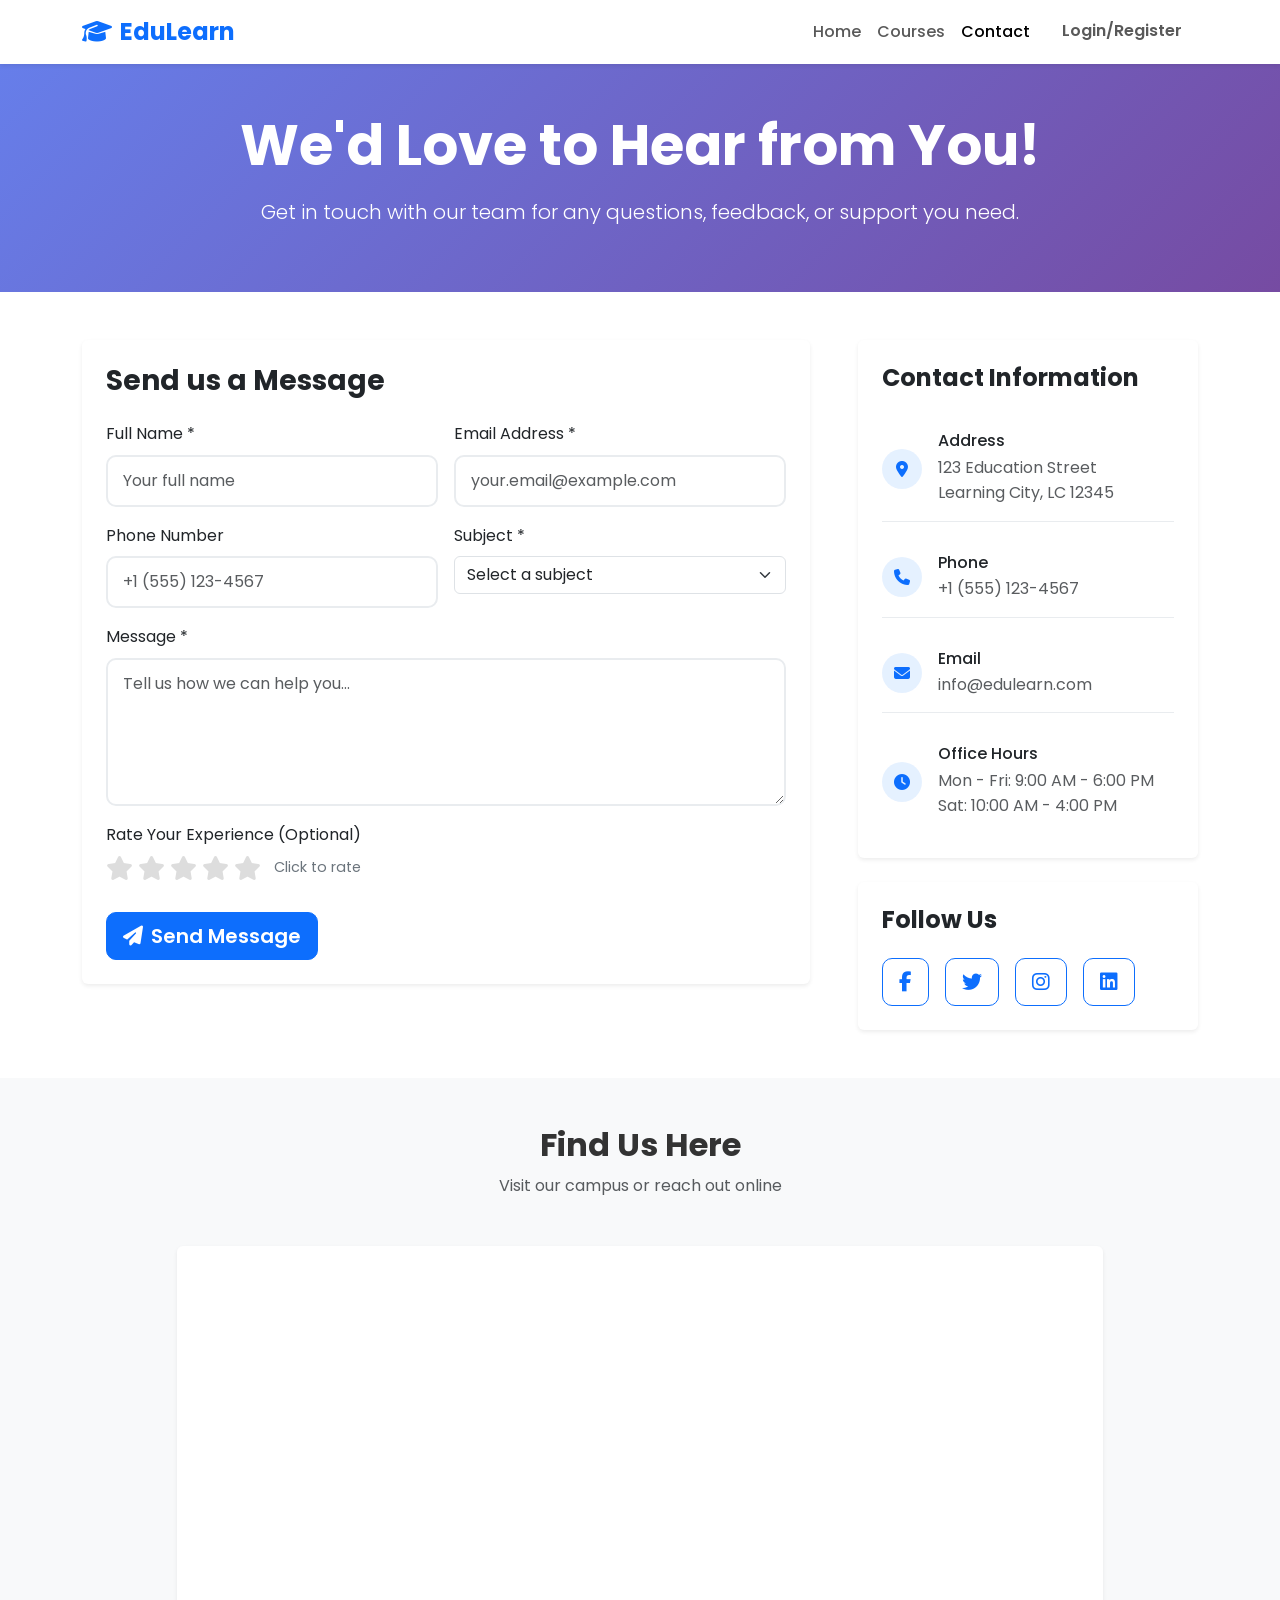
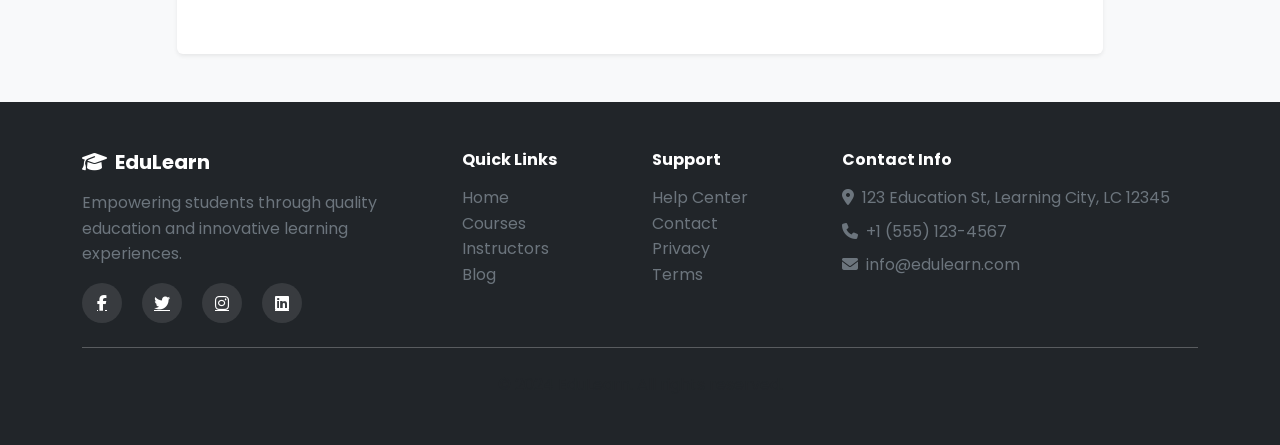
<file: contact.html>
<!DOCTYPE html>
<html lang="en">
<head>
    <meta charset="UTF-8">
    <meta name="viewport" content="width=device-width, initial-scale=1.0">
    <title>Contact & Feedback - EduLearn</title>
    
    <!-- Bootstrap CSS -->
    <link href="https://cdn.jsdelivr.net/npm/bootstrap@5.3.0/dist/css/bootstrap.min.css" rel="stylesheet">
    <!-- Font Awesome -->
    <link rel="stylesheet" href="https://cdnjs.cloudflare.com/ajax/libs/font-awesome/6.4.0/css/all.min.css">
    <!-- Google Fonts -->
    <link href="https://fonts.googleapis.com/css2?family=Poppins:wght@300;400;500;600;700&display=swap" rel="stylesheet">
    <!-- Custom CSS -->
    <link rel="stylesheet" href="style.css">
</head>
<body>
    <!-- Navigation -->
    <nav class="navbar navbar-expand-lg navbar-light bg-white shadow-sm">
        <div class="container">
            <a class="navbar-brand fw-bold text-primary" href="index.html"><i class="fas fa-graduation-cap me-2"></i>EduLearn</a>
            <button class="navbar-toggler" type="button" data-bs-toggle="collapse" data-bs-target="#navbarNav">
                <span class="navbar-toggler-icon"></span>
            </button>
            <div class="collapse navbar-collapse" id="navbarNav">
                <ul class="navbar-nav ms-auto">
                    <li class="nav-item">
                        <a class="nav-link" href="index.html">Home</a>
                    </li>
                    <li class="nav-item">
                        <a class="nav-link" href="index.html#courses">Courses</a>
                    </li>
                    <li class="nav-item">
                        <a class="nav-link active" href="contact.html">Contact</a>
                    </li>
                    <li class="nav-item">
                        <a class="nav-link btn btn-outline-primary ms-2 px-3" href="login.html">Login/Register</a>
                    </li>
                </ul>
            </div>
        </div>
    </nav>

    <!-- Contact Header -->
    <section class="contact-header py-5 bg-primary text-white">
        <div class="container">
            <div class="text-center">
                <h1 class="display-4 fw-bold mb-3">We'd Love to Hear from You!</h1>
                <p class="lead">Get in touch with our team for any questions, feedback, or support you need.</p>
            </div>
        </div>
    </section>

    <!-- Contact Form Section -->
    <section class="py-5">
        <div class="container">
            <div class="row g-5">
                <!-- Contact Form -->
                <div class="col-lg-8">
                    <div class="card shadow-sm border-0">
                        <div class="card-body p-4">
                            <h3 class="fw-bold mb-4">Send us a Message</h3>
                            <form id="contactForm" novalidate>
                                <div class="row g-3">
                                    <div class="col-md-6">
                                        <label for="contactName" class="form-label">Full Name *</label>
                                        <input type="text" class="form-control" id="contactName" placeholder="Your full name" required>
                                        <div class="invalid-feedback">Please provide your name.</div>
                                    </div>
                                    <div class="col-md-6">
                                        <label for="contactEmail" class="form-label">Email Address *</label>
                                        <input type="email" class="form-control" id="contactEmail" placeholder="your.email@example.com" required>
                                        <div class="invalid-feedback">Please provide a valid email.</div>
                                    </div>
                                    <div class="col-md-6">
                                        <label for="contactPhone" class="form-label">Phone Number</label>
                                        <input type="tel" class="form-control" id="contactPhone" placeholder="+1 (555) 123-4567">
                                    </div>
                                    <div class="col-md-6">
                                        <label for="contactSubject" class="form-label">Subject *</label>
                                        <select class="form-select" id="contactSubject" required>
                                            <option value="">Select a subject</option>
                                            <option value="general">General Inquiry</option>
                                            <option value="courses">Course Information</option>
                                            <option value="support">Technical Support</option>
                                            <option value="feedback">Feedback</option>
                                            <option value="partnership">Partnership</option>
                                        </select>
                                        <div class="invalid-feedback">Please select a subject.</div>
                                    </div>
                                    <div class="col-12">
                                        <label for="contactMessage" class="form-label">Message *</label>
                                        <textarea class="form-control" id="contactMessage" rows="5" placeholder="Tell us how we can help you..." required></textarea>
                                        <div class="invalid-feedback">Please provide a message.</div>
                                    </div>
                                    <div class="col-12">
                                        <label for="rating" class="form-label">Rate Your Experience (Optional)</label>
                                        <div class="rating-stars mb-3">
                                            <i class="fas fa-star" data-rating="1"></i>
                                            <i class="fas fa-star" data-rating="2"></i>
                                            <i class="fas fa-star" data-rating="3"></i>
                                            <i class="fas fa-star" data-rating="4"></i>
                                            <i class="fas fa-star" data-rating="5"></i>
                                            <span class="rating-text ms-2">Click to rate</span>
                                        </div>
                                        <input type="hidden" id="userRating" value="0">
                                    </div>
                                    <div class="col-12">
                                        <button type="submit" class="btn btn-primary btn-lg">
                                            <i class="fas fa-paper-plane me-2"></i>Send Message
                                        </button>
                                    </div>
                                </div>
                            </form>
                        </div>
                    </div>
                </div>

                <!-- Contact Info -->
                <div class="col-lg-4">
                    <div class="sticky-top" style="top: 2rem;">
                        <!-- Contact Details -->
                        <div class="card shadow-sm border-0 mb-4">
                            <div class="card-body p-4">
                                <h4 class="fw-bold mb-4">Contact Information</h4>
                                <div class="contact-item mb-3">
                                    <div class="d-flex align-items-center">
                                        <div class="contact-icon me-3">
                                            <i class="fas fa-map-marker-alt text-primary"></i>
                                        </div>
                                        <div>
                                            <h6 class="mb-1">Address</h6>
                                            <p class="text-muted mb-0">123 Education Street<br>Learning City, LC 12345</p>
                                        </div>
                                    </div>
                                </div>
                                <div class="contact-item mb-3">
                                    <div class="d-flex align-items-center">
                                        <div class="contact-icon me-3">
                                            <i class="fas fa-phone text-primary"></i>
                                        </div>
                                        <div>
                                            <h6 class="mb-1">Phone</h6>
                                            <p class="text-muted mb-0">+1 (555) 123-4567</p>
                                        </div>
                                    </div>
                                </div>
                                <div class="contact-item mb-3">
                                    <div class="d-flex align-items-center">
                                        <div class="contact-icon me-3">
                                            <i class="fas fa-envelope text-primary"></i>
                                        </div>
                                        <div>
                                            <h6 class="mb-1">Email</h6>
                                            <p class="text-muted mb-0">info@edulearn.com</p>
                                        </div>
                                    </div>
                                </div>
                                <div class="contact-item">
                                    <div class="d-flex align-items-center">
                                        <div class="contact-icon me-3">
                                            <i class="fas fa-clock text-primary"></i>
                                        </div>
                                        <div>
                                            <h6 class="mb-1">Office Hours</h6>
                                            <p class="text-muted mb-0">Mon - Fri: 9:00 AM - 6:00 PM<br>Sat: 10:00 AM - 4:00 PM</p>
                                        </div>
                                    </div>
                                </div>
                            </div>
                        </div>

                        <!-- Social Media -->
                        <div class="card shadow-sm border-0">
                            <div class="card-body p-4">
                                <h4 class="fw-bold mb-4">Follow Us</h4>
                                <div class="d-flex gap-3">
                                    <a href="#" class="btn btn-outline-primary btn-lg"><i class="fab fa-facebook-f"></i></a>
                                    <a href="#" class="btn btn-outline-primary btn-lg"><i class="fab fa-twitter"></i></a>
                                    <a href="#" class="btn btn-outline-primary btn-lg"><i class="fab fa-instagram"></i></a>
                                    <a href="#" class="btn btn-outline-primary btn-lg"><i class="fab fa-linkedin"></i></a>
                                </div>
                            </div>
                        </div>
                    </div>
                </div>
            </div>
        </div>
    </section>

    <!-- Map Section -->
    <section class="py-5 bg-light">
        <div class="container">
            <div class="text-center mb-5">
                <h2 class="fw-bold">Find Us Here</h2>
                <p class="text-muted">Visit our campus or reach out online</p>
            </div>
            <div class="row justify-content-center">
                <div class="col-lg-10">
                    <div class="card shadow-sm border-0">
                        <div class="card-body p-0">
                            <!-- Google Maps Placeholder -->
                            <div class="map-container">
                                <iframe src="https://www.google.com/maps/embed?pb=!1m18!1m12!1m3!1d387191.33750346623!2d-73.97968099999999!3d40.6974881!2m3!1f0!2f0!3f0!3m2!1i1024!2i768!4f13.1!3m3!1m2!1s0x89c24fa5d33f083b%3A0xc80b8f06e177fe62!2sNew%20York%2C%20NY%2C%20USA!5e0!3m2!1sen!2sus!4v1620000000000!5m2!1sen!2sus" width="100%" height="400" style="border:0;" allowfullscreen="" loading="lazy"></iframe>
                            </div>
                        </div>
                    </div>
                </div>
            </div>
        </div>
    </section>

    <!-- Success Modal -->
    <div class="modal fade" id="contactSuccessModal" tabindex="-1">
        <div class="modal-dialog modal-dialog-centered">
            <div class="modal-content">
                <div class="modal-body text-center p-4">
                    <i class="fas fa-check-circle fa-3x text-success mb-3"></i>
                    <h5 class="modal-title mb-3">Message Sent Successfully!</h5>
                    <p>Thank you for contacting us. We'll get back to you within 24 hours.</p>
                    <button type="button" class="btn btn-primary" data-bs-dismiss="modal">Close</button>
                </div>
            </div>
        </div>
    </div>

    <!-- Footer -->
    <footer class="bg-dark text-white py-5">
        <div class="container">
            <div class="row g-4">
                <div class="col-lg-4">
                    <h5 class="fw-bold mb-3"><i class="fas fa-graduation-cap me-2"></i>EduLearn</h5>
                    <p class="text-secondary">Empowering students through quality education and innovative learning experiences.</p>
                    <div class="social-links">
                        <a href="#" class="text-white me-3"><i class="fab fa-facebook-f"></i></a>
                        <a href="#" class="text-white me-3"><i class="fab fa-twitter"></i></a>
                        <a href="#" class="text-white me-3"><i class="fab fa-instagram"></i></a>
                        <a href="#" class="text-white me-3"><i class="fab fa-linkedin"></i></a>
                    </div>
                </div>
                <div class="col-lg-2 col-md-6">
                    <h6 class="fw-bold mb-3">Quick Links</h6>
                    <ul class="list-unstyled">
                        <li><a href="index.html" class="text-secondary text-decoration-none">Home</a></li>
                        <li><a href="index.html#courses" class="text-secondary text-decoration-none">Courses</a></li>
                        <li><a href="#" class="text-secondary text-decoration-none">Instructors</a></li>
                        <li><a href="#" class="text-secondary text-decoration-none">Blog</a></li>
                    </ul>
                </div>
                <div class="col-lg-2 col-md-6">
                    <h6 class="fw-bold mb-3">Support</h6>
                    <ul class="list-unstyled">
                        <li><a href="#" class="text-secondary text-decoration-none">Help Center</a></li>
                        <li><a href="contact.html" class="text-secondary text-decoration-none">Contact</a></li>
                        <li><a href="#" class="text-secondary text-decoration-none">Privacy</a></li>
                        <li><a href="#" class="text-secondary text-decoration-none">Terms</a></li>
                    </ul>
                </div>
                <div class="col-lg-4">
                    <h6 class="fw-bold mb-3">Contact Info</h6>
                    <p class="text-secondary mb-2"><i class="fas fa-map-marker-alt me-2"></i>123 Education St, Learning City, LC 12345</p>
                    <p class="text-secondary mb-2"><i class="fas fa-phone me-2"></i>+1 (555) 123-4567</p>
                    <p class="text-secondary mb-2"><i class="fas fa-envelope me-2"></i>info@edulearn.com</p>
                </div>
            </div>
            <hr class="my-4">
            <div class="text-center">
                <p class="text-muted mb-0">&copy; 2024 EduLearn. All rights reserved.</p>
            </div>
        </div>
    </footer>

    <!-- Bootstrap JS -->
    <script src="https://cdn.jsdelivr.net/npm/bootstrap@5.3.0/dist/js/bootstrap.bundle.min.js"></script>
    <!-- Custom JS -->
    <script src="script.js"></script>
</body>
</html>
</file>
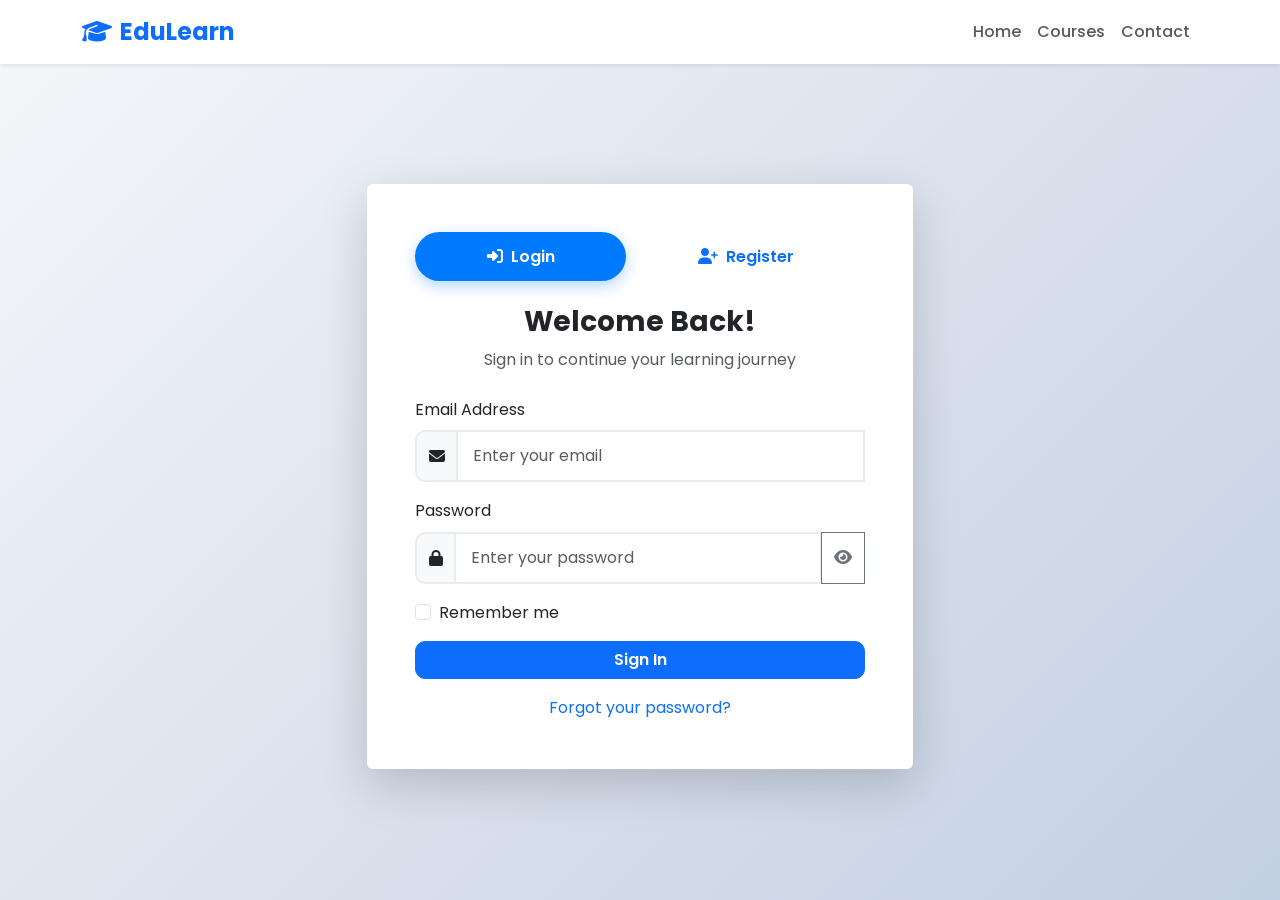
<file: login.html>
<!DOCTYPE html>
<html lang="en">
<head>
    <meta charset="UTF-8">
    <meta name="viewport" content="width=device-width, initial-scale=1.0">
    <title>Login & Register - EduLearn</title>
    
    <!-- Bootstrap CSS -->
    <link href="https://cdn.jsdelivr.net/npm/bootstrap@5.3.0/dist/css/bootstrap.min.css" rel="stylesheet">
    <!-- Font Awesome -->
    <link rel="stylesheet" href="https://cdnjs.cloudflare.com/ajax/libs/font-awesome/6.4.0/css/all.min.css">
    <!-- Google Fonts -->
    <link href="https://fonts.googleapis.com/css2?family=Poppins:wght@300;400;500;600;700&display=swap" rel="stylesheet">
    <!-- Custom CSS -->
    <link rel="stylesheet" href="style.css">
</head>
<body class="login-page">
    <!-- Navigation -->
    <nav class="navbar navbar-expand-lg navbar-light bg-white shadow-sm">
        <div class="container">
            <a class="navbar-brand fw-bold text-primary" href="index.html"><i class="fas fa-graduation-cap me-2"></i>EduLearn</a>
            <button class="navbar-toggler" type="button" data-bs-toggle="collapse" data-bs-target="#navbarNav">
                <span class="navbar-toggler-icon"></span>
            </button>
            <div class="collapse navbar-collapse" id="navbarNav">
                <ul class="navbar-nav ms-auto">
                    <li class="nav-item">
                        <a class="nav-link" href="index.html">Home</a>
                    </li>
                    <li class="nav-item">
                        <a class="nav-link" href="index.html#courses">Courses</a>
                    </li>
                    <li class="nav-item">
                        <a class="nav-link" href="contact.html">Contact</a>
                    </li>
                </ul>
            </div>
        </div>
    </nav>

    <!-- Login/Register Section -->
    <section class="auth-section py-5">
        <div class="container">
            <div class="row justify-content-center">
                <div class="col-lg-6 col-md-8">
                    <div class="card shadow-lg border-0">
                        <div class="card-body p-5">
                            <!-- Tab Navigation -->
                            <ul class="nav nav-pills nav-fill mb-4" id="authTabs" role="tablist">
                                <li class="nav-item" role="presentation">
                                    <button class="nav-link active" id="login-tab" data-bs-toggle="pill" data-bs-target="#login" type="button" role="tab">
                                        <i class="fas fa-sign-in-alt me-2"></i>Login
                                    </button>
                                </li>
                                <li class="nav-item" role="presentation">
                                    <button class="nav-link" id="register-tab" data-bs-toggle="pill" data-bs-target="#register" type="button" role="tab">
                                        <i class="fas fa-user-plus me-2"></i>Register
                                    </button>
                                </li>
                            </ul>

                            <!-- Tab Content -->
                            <div class="tab-content" id="authTabsContent">
                                <!-- Login Form -->
                                <div class="tab-pane fade show active" id="login" role="tabpanel">
                                    <div class="text-center mb-4">
                                        <h3 class="fw-bold">Welcome Back!</h3>
                                        <p class="text-muted">Sign in to continue your learning journey</p>
                                    </div>
                                    <form id="loginForm" novalidate>
                                        <div class="mb-3">
                                            <label for="loginEmail" class="form-label">Email Address</label>
                                            <div class="input-group">
                                                <span class="input-group-text"><i class="fas fa-envelope"></i></span>
                                                <input type="email" class="form-control" id="loginEmail" placeholder="Enter your email" required>
                                                <div class="invalid-feedback">Please provide a valid email.</div>
                                            </div>
                                        </div>
                                        <div class="mb-3">
                                            <label for="loginPassword" class="form-label">Password</label>
                                            <div class="input-group">
                                                <span class="input-group-text"><i class="fas fa-lock"></i></span>
                                                <input type="password" class="form-control" id="loginPassword" placeholder="Enter your password" required>
                                                <button class="btn btn-outline-secondary" type="button" onclick="togglePassword('loginPassword')">
                                                    <i class="fas fa-eye" id="loginPasswordEye"></i>
                                                </button>
                                                <div class="invalid-feedback">Please provide a password.</div>
                                            </div>
                                        </div>
                                        <div class="mb-3 form-check">
                                            <input type="checkbox" class="form-check-input" id="rememberMe">
                                            <label class="form-check-label" for="rememberMe">Remember me</label>
                                        </div>
                                        <button type="submit" class="btn btn-primary w-100 mb-3">Sign In</button>
                                        <div class="text-center">
                                            <a href="#" class="text-decoration-none">Forgot your password?</a>
                                        </div>
                                    </form>
                                </div>

                                <!-- Register Form -->
                                <div class="tab-pane fade" id="register" role="tabpanel">
                                    <div class="text-center mb-4">
                                        <h3 class="fw-bold">Join EduLearn</h3>
                                        <p class="text-muted">Create your account to start learning</p>
                                    </div>
                                    <form id="registerForm" novalidate>
                                        <div class="mb-3">
                                            <label for="registerName" class="form-label">Full Name</label>
                                            <div class="input-group">
                                                <span class="input-group-text"><i class="fas fa-user"></i></span>
                                                <input type="text" class="form-control" id="registerName" placeholder="Enter your full name" required>
                                                <div class="invalid-feedback">Please provide your full name.</div>
                                            </div>
                                        </div>
                                        <div class="mb-3">
                                            <label for="registerEmail" class="form-label">Email Address</label>
                                            <div class="input-group">
                                                <span class="input-group-text"><i class="fas fa-envelope"></i></span>
                                                <input type="email" class="form-control" id="registerEmail" placeholder="Enter your email" required>
                                                <div class="invalid-feedback">Please provide a valid email.</div>
                                            </div>
                                        </div>
                                        <div class="mb-3">
                                            <label for="registerPassword" class="form-label">Password</label>
                                            <div class="input-group">
                                                <span class="input-group-text"><i class="fas fa-lock"></i></span>
                                                <input type="password" class="form-control" id="registerPassword" placeholder="Enter your password" required minlength="6">
                                                <button class="btn btn-outline-secondary" type="button" onclick="togglePassword('registerPassword')">
                                                    <i class="fas fa-eye" id="registerPasswordEye"></i>
                                                </button>
                                                <div class="invalid-feedback">Password must be at least 6 characters long.</div>
                                            </div>
                                        </div>
                                        <div class="mb-3">
                                            <label for="confirmPassword" class="form-label">Confirm Password</label>
                                            <div class="input-group">
                                                <span class="input-group-text"><i class="fas fa-lock"></i></span>
                                                <input type="password" class="form-control" id="confirmPassword" placeholder="Confirm your password" required>
                                                <button class="btn btn-outline-secondary" type="button" onclick="togglePassword('confirmPassword')">
                                                    <i class="fas fa-eye" id="confirmPasswordEye"></i>
                                                </button>
                                                <div class="invalid-feedback">Passwords do not match.</div>
                                            </div>
                                        </div>
                                        <div class="mb-3 form-check">
                                            <input type="checkbox" class="form-check-input" id="agreeTerms" required>
                                            <label class="form-check-label" for="agreeTerms">
                                                I agree to the <a href="#" class="text-decoration-none">Terms of Service</a> and <a href="#" class="text-decoration-none">Privacy Policy</a>
                                            </label>
                                            <div class="invalid-feedback">You must agree to the terms and conditions.</div>
                                        </div>
                                        <button type="submit" class="btn btn-primary w-100">Create Account</button>
                                    </form>
                                </div>
                            </div>
                        </div>
                    </div>
                </div>
            </div>
        </div>
    </section>

    <!-- Success Modal -->
    <div class="modal fade" id="successModal" tabindex="-1">
        <div class="modal-dialog modal-dialog-centered">
            <div class="modal-content">
                <div class="modal-body text-center p-4">
                    <i class="fas fa-check-circle fa-3x text-success mb-3"></i>
                    <h5 class="modal-title mb-3" id="successModalTitle">Success!</h5>
                    <p id="successModalMessage">Your account has been created successfully.</p>
                    <button type="button" class="btn btn-primary" data-bs-dismiss="modal">Continue</button>
                </div>
            </div>
        </div>
    </div>

    <!-- Bootstrap JS -->
    <script src="https://cdn.jsdelivr.net/npm/bootstrap@5.3.0/dist/js/bootstrap.bundle.min.js"></script>
    <!-- Custom JS -->
    <script src="script.js"></script>
</body>
</html>
</file>
<file: style.css>
/* Custom CSS for EduLearn */
:root {
    --primary-color: #007bff;
    --secondary-color: #6c757d;
    --success-color: #28a745;
    --info-color: #17a2b8;
    --warning-color: #ffc107;
    --danger-color: #dc3545;
    --light-color: #f8f9fa;
    --dark-color: #343a40;
}

* {
    margin: 0;
    padding: 0;
    box-sizing: border-box;
}

body {
    font-family: 'Poppins', sans-serif;
    line-height: 1.6;
    color: #333;
}

/* Navigation */
.navbar {
    transition: all 0.3s ease;
}

.navbar-brand {
    font-size: 1.5rem;
    font-weight: 700;
}

.nav-link {
    font-weight: 500;
    transition: color 0.3s ease;
}

.nav-link:hover {
    color: var(--primary-color) !important;
}

/* Hero Section */
.hero-section {
    background: linear-gradient(135deg, #667eea 0%, #764ba2 100%);
    min-height: 100vh;
    padding-top: 80px;
}

.hero-buttons .btn {
    transition: all 0.3s ease;
    border-radius: 25px;
    padding: 12px 30px;
    font-weight: 600;
}

.hero-buttons .btn:hover {
    transform: translateY(-2px);
    box-shadow: 0 10px 20px rgba(0, 0, 0, 0.2);
}

/* Course Cards */
.course-card {
    transition: all 0.3s ease;
    border-radius: 15px;
    overflow: hidden;
}

.course-card:hover {
    transform: translateY(-10px);
    box-shadow: 0 20px 40px rgba(0, 0, 0, 0.1);
}

.course-icon {
    transition: all 0.3s ease;
}

.course-card:hover .course-icon {
    transform: scale(1.1);
}

/* Testimonials */
.carousel-control-prev,
.carousel-control-next {
    width: 5%;
}

.carousel-control-prev-icon,
.carousel-control-next-icon {
    background-color: var(--primary-color);
    border-radius: 50%;
    width: 40px;
    height: 40px;
}

/* Login Page */
.login-page {
    background: linear-gradient(135deg, #f5f7fa 0%, #c3cfe2 100%);
    min-height: 100vh;
}

.auth-section {
    min-height: calc(100vh - 76px);
    display: flex;
    align-items: center;
}

.nav-pills .nav-link {
    border-radius: 25px;
    font-weight: 600;
    padding: 12px 24px;
    transition: all 0.3s ease;
}

.nav-pills .nav-link.active {
    background-color: var(--primary-color);
    box-shadow: 0 5px 15px rgba(0, 123, 255, 0.3);
}

.form-control {
    border-radius: 10px;
    border: 2px solid #e9ecef;
    padding: 12px 15px;
    transition: all 0.3s ease;
}

.form-control:focus {
    border-color: var(--primary-color);
    box-shadow: 0 0 0 0.2rem rgba(0, 123, 255, 0.25);
}

.input-group-text {
    border-radius: 10px 0 0 10px;
    border: 2px solid #e9ecef;
    border-right: none;
    background-color: #f8f9fa;
}

.btn {
    border-radius: 10px;
    font-weight: 600;
    transition: all 0.3s ease;
}

.btn:hover {
    transform: translateY(-2px);
    box-shadow: 0 5px 15px rgba(0, 0, 0, 0.2);
}

/* Contact Page */
.contact-header {
    background: linear-gradient(135deg, #667eea 0%, #764ba2 100%);
}

.contact-item {
    padding: 15px 0;
    border-bottom: 1px solid #e9ecef;
}

.contact-item:last-child {
    border-bottom: none;
}

.contact-icon {
    width: 40px;
    height: 40px;
    background-color: rgba(0, 123, 255, 0.1);
    border-radius: 50%;
    display: flex;
    align-items: center;
    justify-content: center;
}

/* Rating Stars */
.rating-stars {
    display: flex;
    align-items: center;
}

.rating-stars i {
    font-size: 1.5rem;
    color: #ddd;
    cursor: pointer;
    transition: color 0.3s ease;
    margin-right: 5px;
}

.rating-stars i:hover,
.rating-stars i.active {
    color: #ffc107;
}

.rating-text {
    font-size: 0.9rem;
    color: #6c757d;
}

/* Map Container */
.map-container {
    border-radius: 15px;
    overflow: hidden;
}

/* Footer */
footer {
    background-color: #1a1a1a !important;
}

.social-links a {
    width: 40px;
    height: 40px;
    display: inline-flex;
    align-items: center;
    justify-content: center;
    border-radius: 50%;
    background-color: rgba(255, 255, 255, 0.1);
    transition: all 0.3s ease;
}

.social-links a:hover {
    background-color: var(--primary-color);
    transform: translateY(-3px);
}

/* Animations */
@keyframes fadeInUp {
    from {
        opacity: 0;
        transform: translateY(30px);
    }
    to {
        opacity: 1;
        transform: translateY(0);
    }
}

.fade-in-up {
    animation: fadeInUp 0.6s ease-out;
}

/* Responsive Design */
@media (max-width: 768px) {
    .hero-section {
        text-align: center;
        padding: 100px 0 50px;
    }
    
    .hero-buttons {
        flex-direction: column;
        align-items: center;
    }
    
    .hero-buttons .btn {
        width: 100%;
        max-width: 280px;
        margin-bottom: 10px;
    }
    
    .display-4 {
        font-size: 2.5rem;
    }
    
    .course-card {
        margin-bottom: 30px;
    }
    
    .auth-section .card {
        margin: 20px 0;
    }
    
    .contact-item {
        flex-direction: column;
        text-align: center;
    }
    
    .contact-icon {
        margin: 0 auto 10px;
    }
}

@media (max-width: 576px) {
    .hero-section {
        padding: 80px 0 30px;
    }
    
    .display-4 {
        font-size: 2rem;
    }
    
    .lead {
        font-size: 1rem;
    }
    
    .navbar-brand {
        font-size: 1.3rem;
    }
    
    .card-body {
        padding: 1.5rem !important;
    }
}

/* Custom Scrollbar */
::-webkit-scrollbar {
    width: 8px;
}

::-webkit-scrollbar-track {
    background: #f1f1f1;
}

::-webkit-scrollbar-thumb {
    background: var(--primary-color);
    border-radius: 4px;
}

::-webkit-scrollbar-thumb:hover {
    background: #0056b3;
}

/* Loading Animation */
.btn.loading {
    position: relative;
    color: transparent;
}

.btn.loading::after {
    content: "";
    position: absolute;
    width: 16px;
    height: 16px;
    top: 50%;
    left: 50%;
    margin-left: -8px;
    margin-top: -8px;
    border-radius: 50%;
    border: 2px solid #ffffff;
    border-color: #ffffff transparent #ffffff transparent;
    animation: loading 1.2s linear infinite;
}

@keyframes loading {
    0% {
        transform: rotate(0deg);
    }
    100% {
        transform: rotate(360deg);
    }
}

/* Success Message */
.alert-success {
    border-radius: 10px;
    border: none;
    background-color: rgba(40, 167, 69, 0.1);
    color: var(--success-color);
    border-left: 4px solid var(--success-color);
}

/* Form Validation Styles */
.was-validated .form-control:valid {
    border-color: var(--success-color);
}

.was-validated .form-control:invalid {
    border-color: var(--danger-color);
}

.invalid-feedback {
    font-size: 0.875rem;
    margin-top: 0.25rem;
}

/* Newsletter Section */
.newsletter-section {
    background: linear-gradient(135deg, var(--primary-color) 0%, #0056b3 100%);
}

/* Smooth Scrolling */
html {
    scroll-behavior: smooth;
}

/* Focus Styles for Accessibility */
.btn:focus,
.form-control:focus,
.nav-link:focus {
    outline: 2px solid var(--primary-color);
    outline-offset: 2px;
}

/* Print Styles */
@media print {
    .navbar,
    .hero-section,
    footer {
        display: none !important;
    }
    
    body {
        font-size: 12pt;
        line-height: 1.4;
    }
}
</file>
